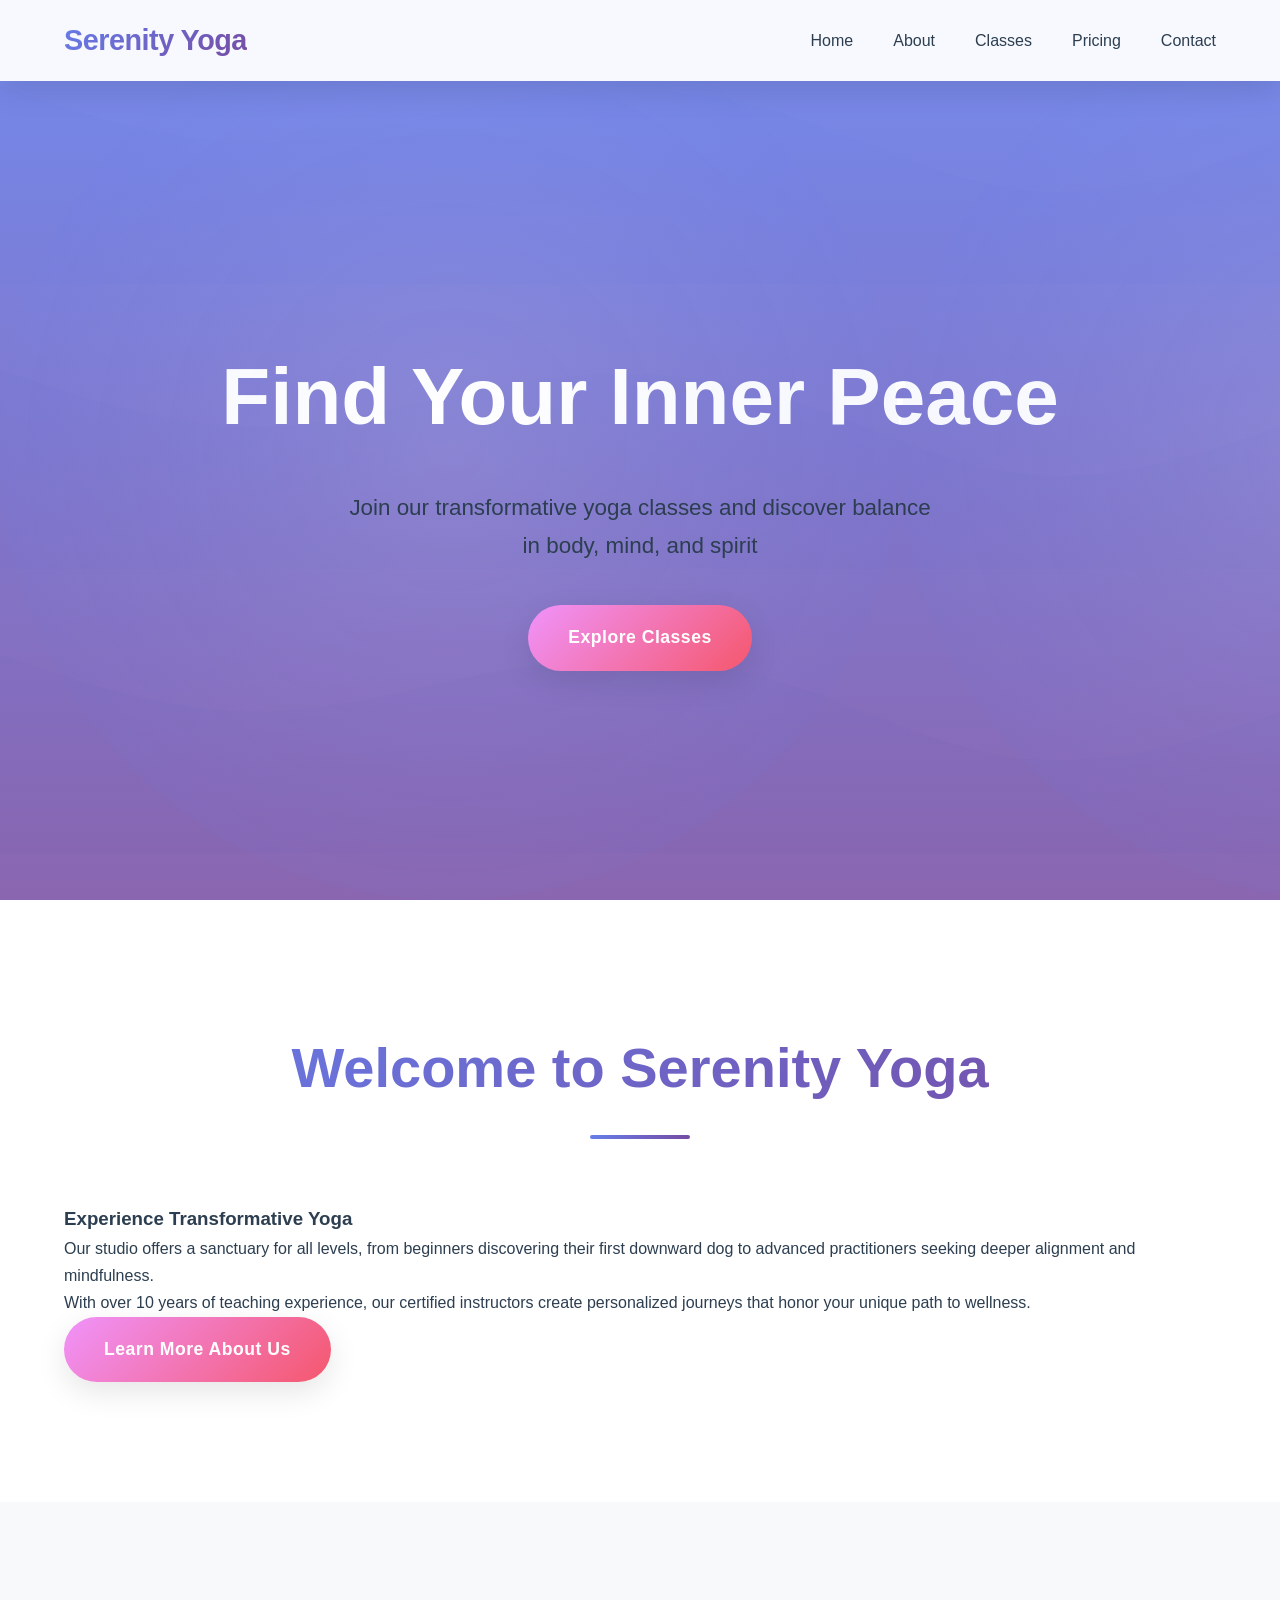
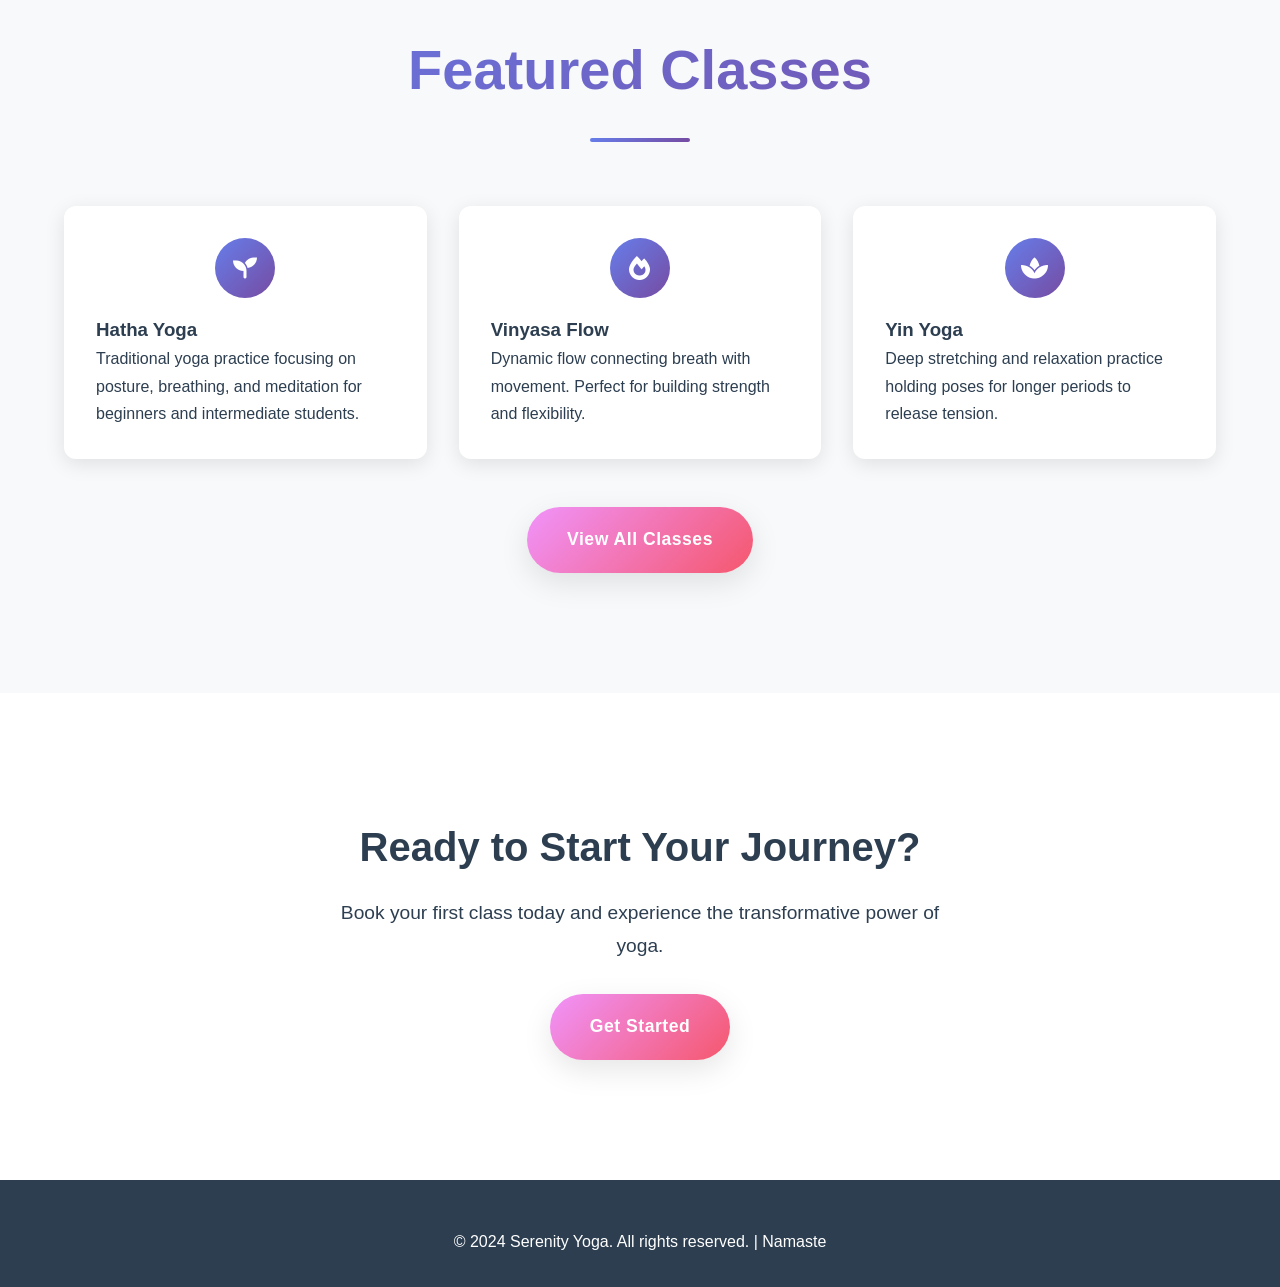
<file: index.html>
<!DOCTYPE html>
<html lang="en">

<head>
    <meta charset="UTF-8">
    <meta name="viewport" content="width=device-width, initial-scale=1.0">
    <title>Serenity Yoga - Find Your Inner Peace</title>
    <link rel="stylesheet" href="style.css">
    <link rel="stylesheet" href="https://cdnjs.cloudflare.com/ajax/libs/font-awesome/6.0.0/css/all.min.css">
</head>

<body>

    <header>
        <nav class="container">
            <a href="index.html" class="logo">Serenity Yoga</a>
            <ul class="nav-links">
                <li><a href="index.html">Home</a></li>
                <li><a href="about.html">About</a></li>
                <li><a href="classes.html">Classes</a></li>
                <li><a href="pricing.html">Pricing</a></li>
                <li><a href="contact.html">Contact</a></li>
            </ul>
        </nav>
    </header>

    <section class="hero">
        <div class="container">
            <div class="hero-content">
                <h1>Find Your Inner Peace</h1>
                <p>Join our transformative yoga classes and discover balance in body, mind, and spirit</p>
                <a href="classes.html" class="btn">Explore Classes</a>
            </div>
        </div>
    </section>


    <section class="section">
        <div class="container">
            <h2 class="section-title">Welcome to Serenity Yoga</h2>
            <div class="about-grid">
                <div class="about-text">
                    <h3>Experience Transformative Yoga</h3>
                    <p>Our studio offers a sanctuary for all levels, from beginners discovering their first downward dog
                        to advanced practitioners seeking deeper alignment and mindfulness.</p>
                    <p>With over 10 years of teaching experience, our certified instructors create personalized journeys
                        that honor your unique path to wellness.</p>
                    <a href="about.html" class="btn">Learn More About Us</a>
                </div>
            </div>
        </div>
    </section>


    <section class="section" style="background: #f8f9fa;">
        <div class="container">
            <h2 class="section-title">Featured Classes</h2>
            <div class="classes-grid">
                <div class="class-card">
                    <div class="class-icon"><i class="fas fa-seedling"></i></div>
                    <h3>Hatha Yoga</h3>
                    <p>Traditional yoga practice focusing on posture, breathing, and meditation for beginners and
                        intermediate students.</p>
                </div>
                <div class="class-card">
                    <div class="class-icon"><i class="fas fa-fire"></i></div>
                    <h3>Vinyasa Flow</h3>
                    <p>Dynamic flow connecting breath with movement. Perfect for building strength and flexibility.</p>
                </div>
                <div class="class-card">
                    <div class="class-icon"><i class="fas fa-spa"></i></div>
                    <h3>Yin Yoga</h3>
                    <p>Deep stretching and relaxation practice holding poses for longer periods to release tension.</p>
                </div>
            </div>
            <div style="text-align: center; margin-top: 3rem;">
                <a href="classes.html" class="btn">View All Classes</a>
            </div>
        </div>
    </section>


    <section class="section">
        <div class="container">
            <div style="text-align: center; max-width: 600px; margin: 0 auto;">
                <h2 style="font-size: 2.5rem; margin-bottom: 1rem;">Ready to Start Your Journey?</h2>
                <p style="font-size: 1.2rem; margin-bottom: 2rem;">Book your first class today and experience the
                    transformative power of yoga.</p>
                <a href="pricing.html" class="btn">Get Started</a>
            </div>
        </div>
    </section>


    <footer>
        <div class="container">
            <p>&copy; 2024 Serenity Yoga. All rights reserved. | Namaste</p>
        </div>
    </footer>
</body>

</html>
</file>
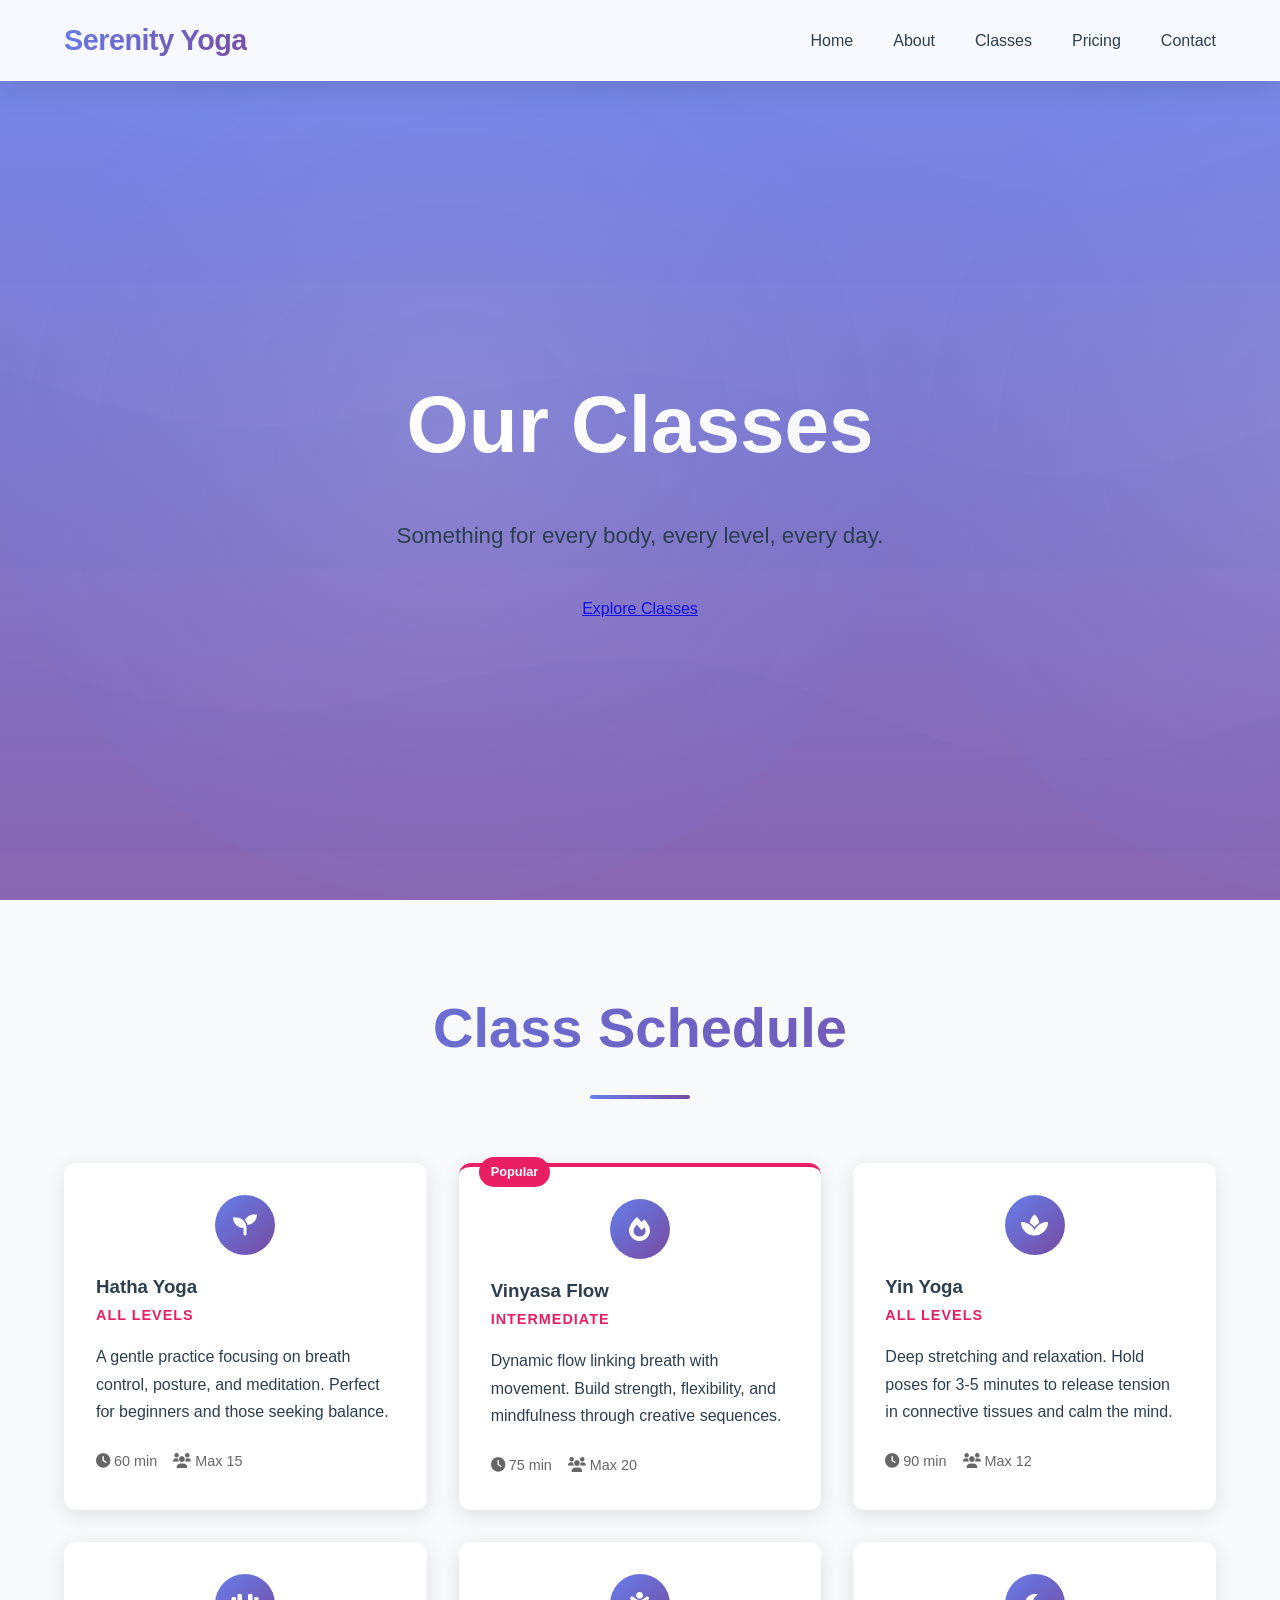
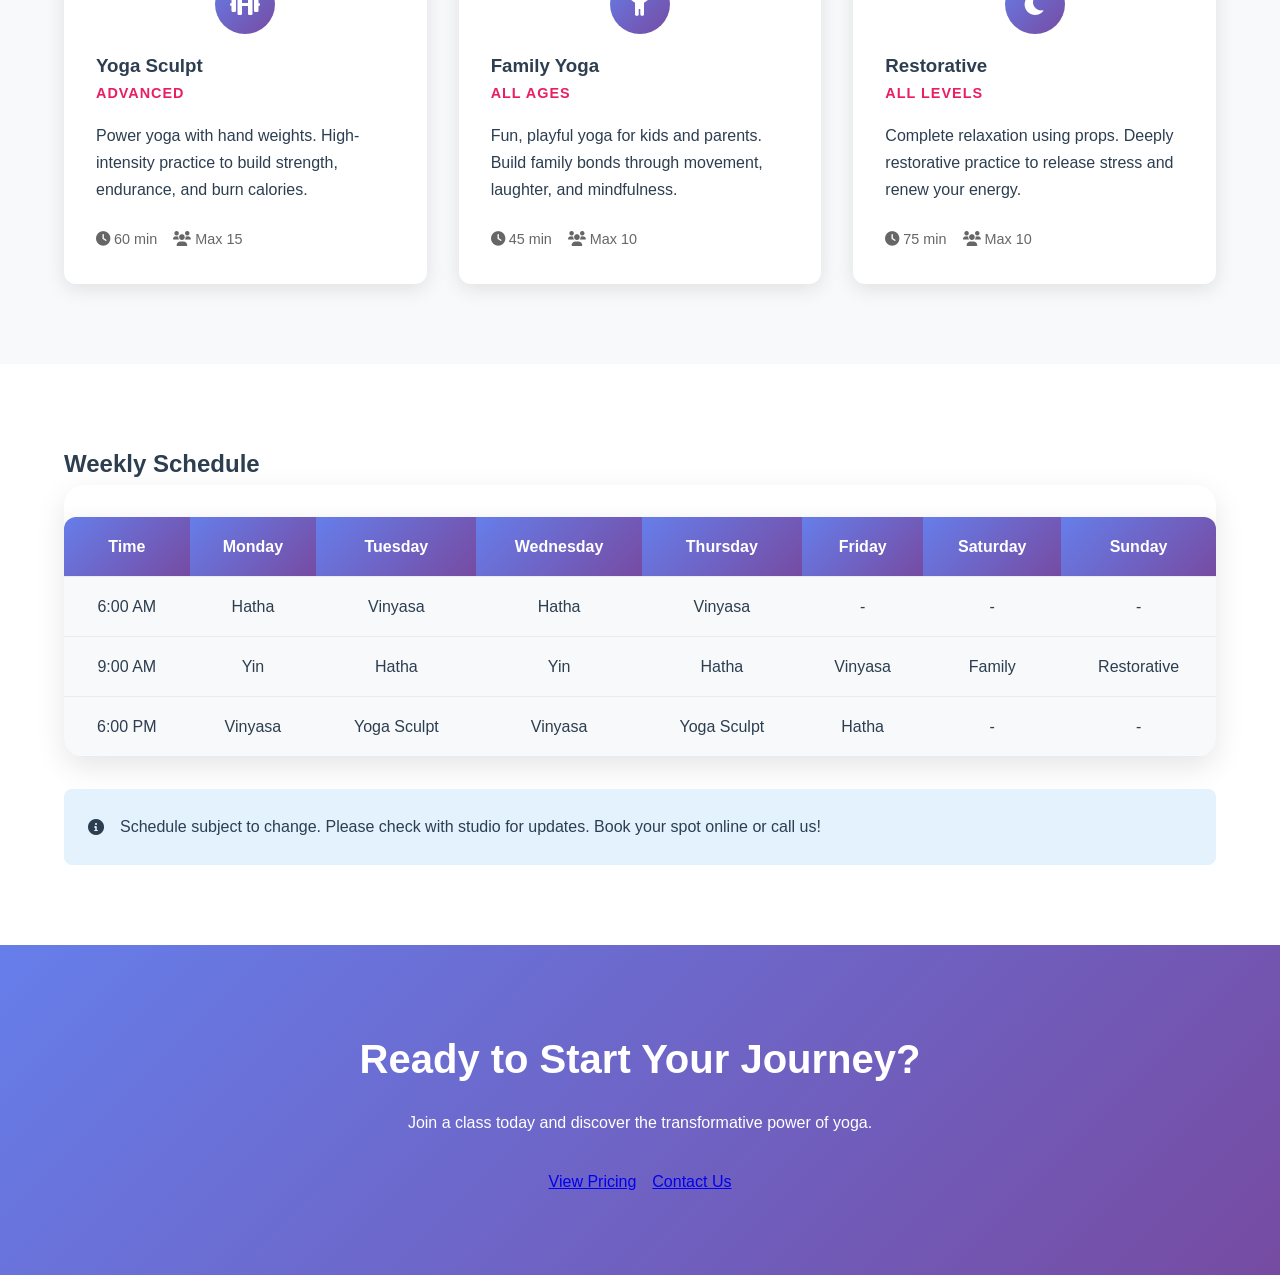
<file: classes.html>
<!DOCTYPE html>
<html lang="en">

<head>
    <meta charset="UTF-8">
    <meta name="viewport" content="width=device-width, initial-scale=1.0">
    <title>Classes - Serenity Yoga</title>
    <link rel="stylesheet" href="style.css">
    <link rel="stylesheet" href="https://cdnjs.cloudflare.com/ajax/libs/font-awesome/6.0.0/css/all.min.css">
</head>

<body>

    <header>
        <nav class="container">
            <a href="index.html" class="logo">Serenity Yoga</a>
            <ul class="nav-links">
                <li><a href="index.html">Home</a></li>
                <li><a href="about.html">About</a></li>
                <li><a href="classes.html">Classes</a></li>
                <li><a href="pricing.html">Pricing</a></li>
                <li><a href="contact.html">Contact</a></li>
            </ul>
        </nav>
    </header>

    <section class="hero" style="padding-top: 80px; height: 60vh;">
        <div class="container">
            <div class="hero-content">
                <h1>Our Classes</h1>
                <p>Something for every body, every level, every day.</p>
                <a href="#classes" class="cta-button">Explore Classes</a>
            </div>
        </div>
    </section>

    <section id="classes" class="classes-section">
        <div class="container">
            <h2 class="section-title">Class Schedule</h2>
            <div class="classes-grid">
                <div class="class-card">
                    <div class="class-icon">
                        <i class="fas fa-seedling"></i>
                    </div>
                    <h3>Hatha Yoga</h3>
                    <p class="class-level">All Levels</p>
                    <p>A gentle practice focusing on breath control, posture, and meditation. Perfect for beginners and
                        those seeking balance.</p>
                    <div class="class-details">
                        <span><i class="fas fa-clock"></i> 60 min</span>
                        <span><i class="fas fa-users"></i> Max 15</span>
                    </div>
                </div>

                <div class="class-card featured">
                    <div class="featured-badge">Popular</div>
                    <div class="class-icon">
                        <i class="fas fa-fire"></i>
                    </div>
                    <h3>Vinyasa Flow</h3>
                    <p class="class-level">Intermediate</p>
                    <p>Dynamic flow linking breath with movement. Build strength, flexibility, and mindfulness through
                        creative sequences.</p>
                    <div class="class-details">
                        <span><i class="fas fa-clock"></i> 75 min</span>
                        <span><i class="fas fa-users"></i> Max 20</span>
                    </div>
                </div>

                <div class="class-card">
                    <div class="class-icon">
                        <i class="fas fa-spa"></i>
                    </div>
                    <h3>Yin Yoga</h3>
                    <p class="class-level">All Levels</p>
                    <p>Deep stretching and relaxation. Hold poses for 3-5 minutes to release tension in connective
                        tissues and calm the mind.</p>
                    <div class="class-details">
                        <span><i class="fas fa-clock"></i> 90 min</span>
                        <span><i class="fas fa-users"></i> Max 12</span>
                    </div>
                </div>

                <div class="class-card">
                    <div class="class-icon">
                        <i class="fas fa-dumbbell"></i>
                    </div>
                    <h3>Yoga Sculpt</h3>
                    <p class="class-level">Advanced</p>
                    <p>Power yoga with hand weights. High-intensity practice to build strength, endurance, and burn
                        calories.</p>
                    <div class="class-details">
                        <span><i class="fas fa-clock"></i> 60 min</span>
                        <span><i class="fas fa-users"></i> Max 15</span>
                    </div>
                </div>

                <div class="class-card">
                    <div class="class-icon">
                        <i class="fas fa-child"></i>
                    </div>
                    <h3>Family Yoga</h3>
                    <p class="class-level">All Ages</p>
                    <p>Fun, playful yoga for kids and parents. Build family bonds through movement, laughter, and
                        mindfulness.</p>
                    <div class="class-details">
                        <span><i class="fas fa-clock"></i> 45 min</span>
                        <span><i class="fas fa-users"></i> Max 10</span>
                    </div>
                </div>

                <div class="class-card">
                    <div class="class-icon">
                        <i class="fas fa-moon"></i>
                    </div>
                    <h3>Restorative</h3>
                    <p class="class-level">All Levels</p>
                    <p>Complete relaxation using props. Deeply restorative practice to release stress and renew your
                        energy.</p>
                    <div class="class-details">
                        <span><i class="fas fa-clock"></i> 75 min</span>
                        <span><i class="fas fa-users"></i> Max 10</span>
                    </div>
                </div>
            </div>
        </div>
    </section>

    <section class="schedule-section">
        <div class="container">
            <h2>Weekly Schedule</h2>
            <div class="schedule-table">
                <table>
                    <thead>
                        <tr>
                            <th>Time</th>
                            <th>Monday</th>
                            <th>Tuesday</th>
                            <th>Wednesday</th>
                            <th>Thursday</th>
                            <th>Friday</th>
                            <th>Saturday</th>
                            <th>Sunday</th>
                        </tr>
                    </thead>
                    <tbody>
                        <tr>
                            <td>6:00 AM</td>
                            <td>Hatha</td>
                            <td>Vinyasa</td>
                            <td>Hatha</td>
                            <td>Vinyasa</td>
                            <td>-</td>
                            <td>-</td>
                            <td>-</td>
                        </tr>
                        <tr>
                            <td>9:00 AM</td>
                            <td>Yin</td>
                            <td>Hatha</td>
                            <td>Yin</td>
                            <td>Hatha</td>
                            <td>Vinyasa</td>
                            <td>Family</td>
                            <td>Restorative</td>
                        </tr>
                        <tr>
                            <td>6:00 PM</td>
                            <td>Vinyasa</td>
                            <td>Yoga Sculpt</td>
                            <td>Vinyasa</td>
                            <td>Yoga Sculpt</td>
                            <td>Hatha</td>
                            <td>-</td>
                            <td>-</td>
                        </tr>
                    </tbody>
                </table>
            </div>
            <div class="schedule-note">
                <i class="fas fa-info-circle"></i>
                <p>Schedule subject to change. Please check with studio for updates. Book your spot online or call us!
                </p>
            </div>
        </div>
    </section>

    <section class="cta-section">
        <div class="container">
            <div class="cta-content">
                <h2>Ready to Start Your Journey?</h2>
                <p>Join a class today and discover the transformative power of yoga.</p>
                <div class="cta-buttons">
                    <a href="pricing.html" class="cta-button primary">View Pricing</a>
                    <a href="contact.html" class="cta-button secondary">Contact Us</a>
                </div>
            </div>
        </div>
    </section>

    <!-- Footer would go here - assuming it's in style.css or separate file -->

    <script>
        // Smooth scrolling for anchor links
        document.querySelector('.cta-button').addEventListener('click', function (e) {
            e.preventDefault();
            document.querySelector('#classes').scrollIntoView({
                behavior: 'smooth'
            });
        });
    </script>

</body>

</html>
</file>
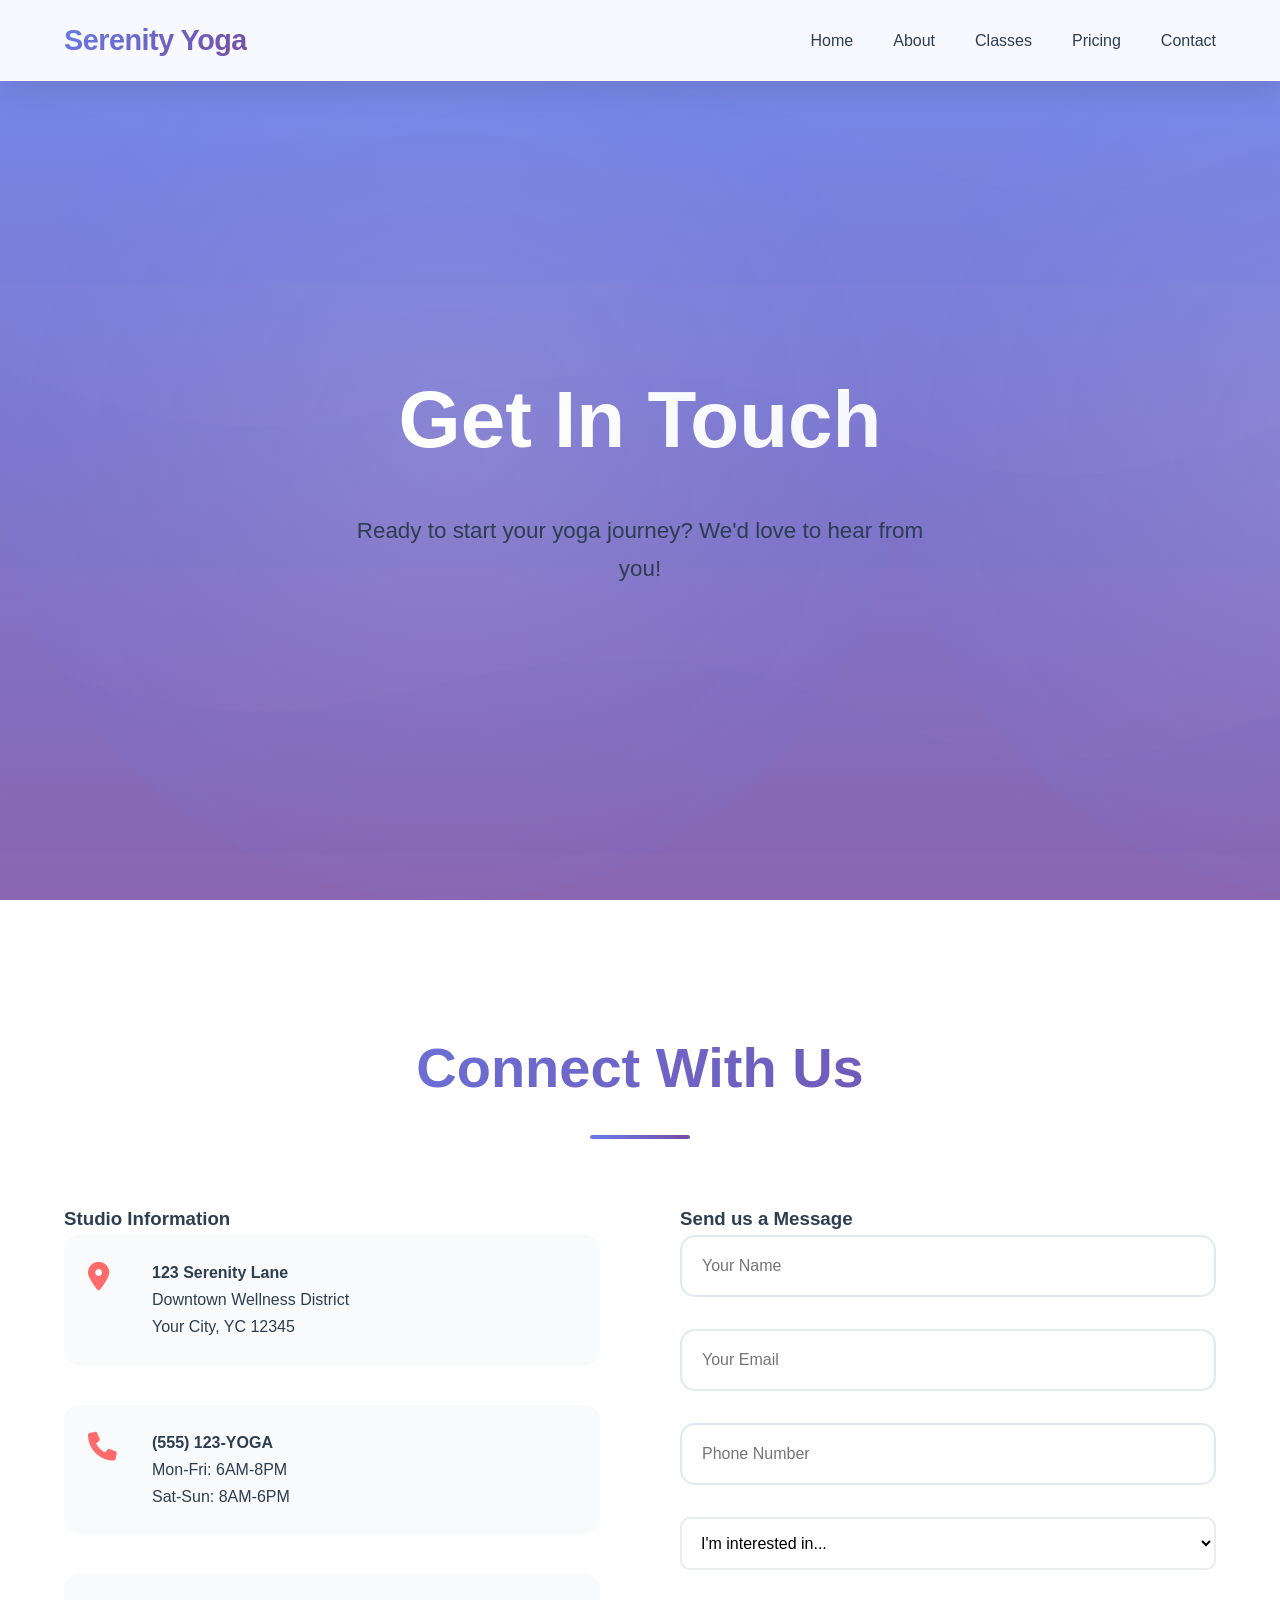
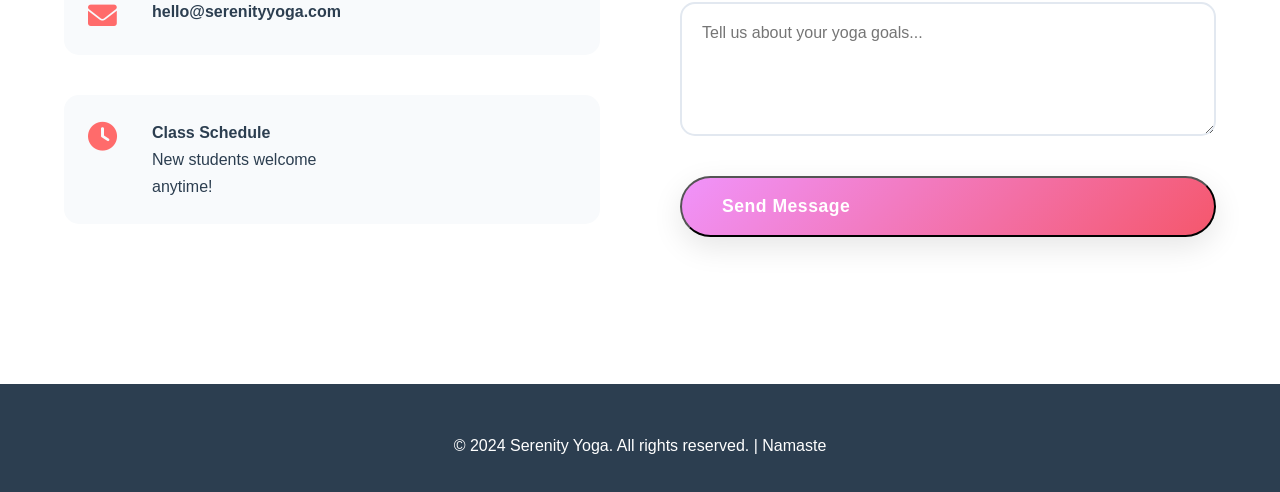
<file: contact.html>
<!DOCTYPE html>
<html lang="en">

<head>
    <meta charset="UTF-8">
    <meta name="viewport" content="width=device-width, initial-scale=1.0">
    <title>Contact - Serenity Yoga</title>
    <link rel="stylesheet" href="style.css">
    <link rel="stylesheet" href="https://cdnjs.cloudflare.com/ajax/libs/font-awesome/6.0.0/css/all.min.css">
</head>

<body>

    <header>
        <nav class="container">
            <a href="index.html" class="logo">Serenity Yoga</a>
            <ul class="nav-links">
                <li><a href="index.html">Home</a></li>
                <li><a href="about.html">About</a></li>
                <li><a href="classes.html">Classes</a></li>
                <li><a href="pricing.html">Pricing</a></li>
                <li><a href="contact.html">Contact</a></li>
            </ul>
        </nav>
    </header>

    <!-- Hero -->
    <section class="hero" style="padding-top: 80px; height: 60vh;">
        <div class="container">
            <div class="hero-content">
                <h1>Get In Touch</h1>
                <p>Ready to start your yoga journey? We'd love to hear from you!</p>
            </div>
        </div>
    </section>

    <!-- Contact Section -->
    <section class="section">
        <div class="container">
            <h2 class="section-title">Connect With Us</h2>
            <div class="contact-grid">
                <div class="contact-info">
                    <h3>Studio Information</h3>
                    <div class="contact-item">
                        <i class="fas fa-map-marker-alt"></i>
                        <div>
                            <strong>123 Serenity Lane</strong><br>
                            Downtown Wellness District<br>
                            Your City, YC 12345
                        </div>
                    </div>
                    <div class="contact-item">
                        <i class="fas fa-phone"></i>
                        <div>
                            <strong>(555) 123-YOGA</strong><br>
                            Mon-Fri: 6AM-8PM<br>
                            Sat-Sun: 8AM-6PM
                        </div>
                    </div>
                    <div class="contact-item">
                        <i class="fas fa-envelope"></i>
                        <div>
                            <strong>hello@serenityyoga.com</strong>
                        </div>
                    </div>
                    <div class="contact-item">
                        <i class="fas fa-clock"></i>
                        <div>
                            <strong>Class Schedule</strong><br>
                            New students welcome<br>
                            anytime!
                        </div>
                    </div>
                </div>

                <div class="contact-form">
                    <h3>Send us a Message</h3>
                    <form>
                        <div class="form-group">
                            <input type="text" placeholder="Your Name" required>
                        </div>
                        <div class="form-group">
                            <input type="email" placeholder="Your Email" required>
                        </div>
                        <div class="form-group">
                            <input type="tel" placeholder="Phone Number">
                        </div>
                        <div class="form-group">
                            <select
                                style="width: 100%; padding: 15px; border: 2px solid #e9ecef; border-radius: 10px; font-family: inherit;">
                                <option>I'm interested in...</option>
                                <option>Class Schedule</option>
                                <option>Membership</option>
                                <option>Private Sessions</option>
                                <option>General Inquiry</option>
                            </select>
                        </div>
                        <div class="form-group">
                            <textarea rows="5" placeholder="Tell us about your yoga goals..."></textarea>
                        </div>
                        <button type="submit" class="btn" style="width: 100%;">Send Message</button>
                    </form>
                </div>
            </div>
        </div>
    </section>


    <footer>
        <div class="container">
            <p>&copy; 2024 Serenity Yoga. All rights reserved. | Namaste</p>
        </div>
    </footer>
</body>

</html>
</file>
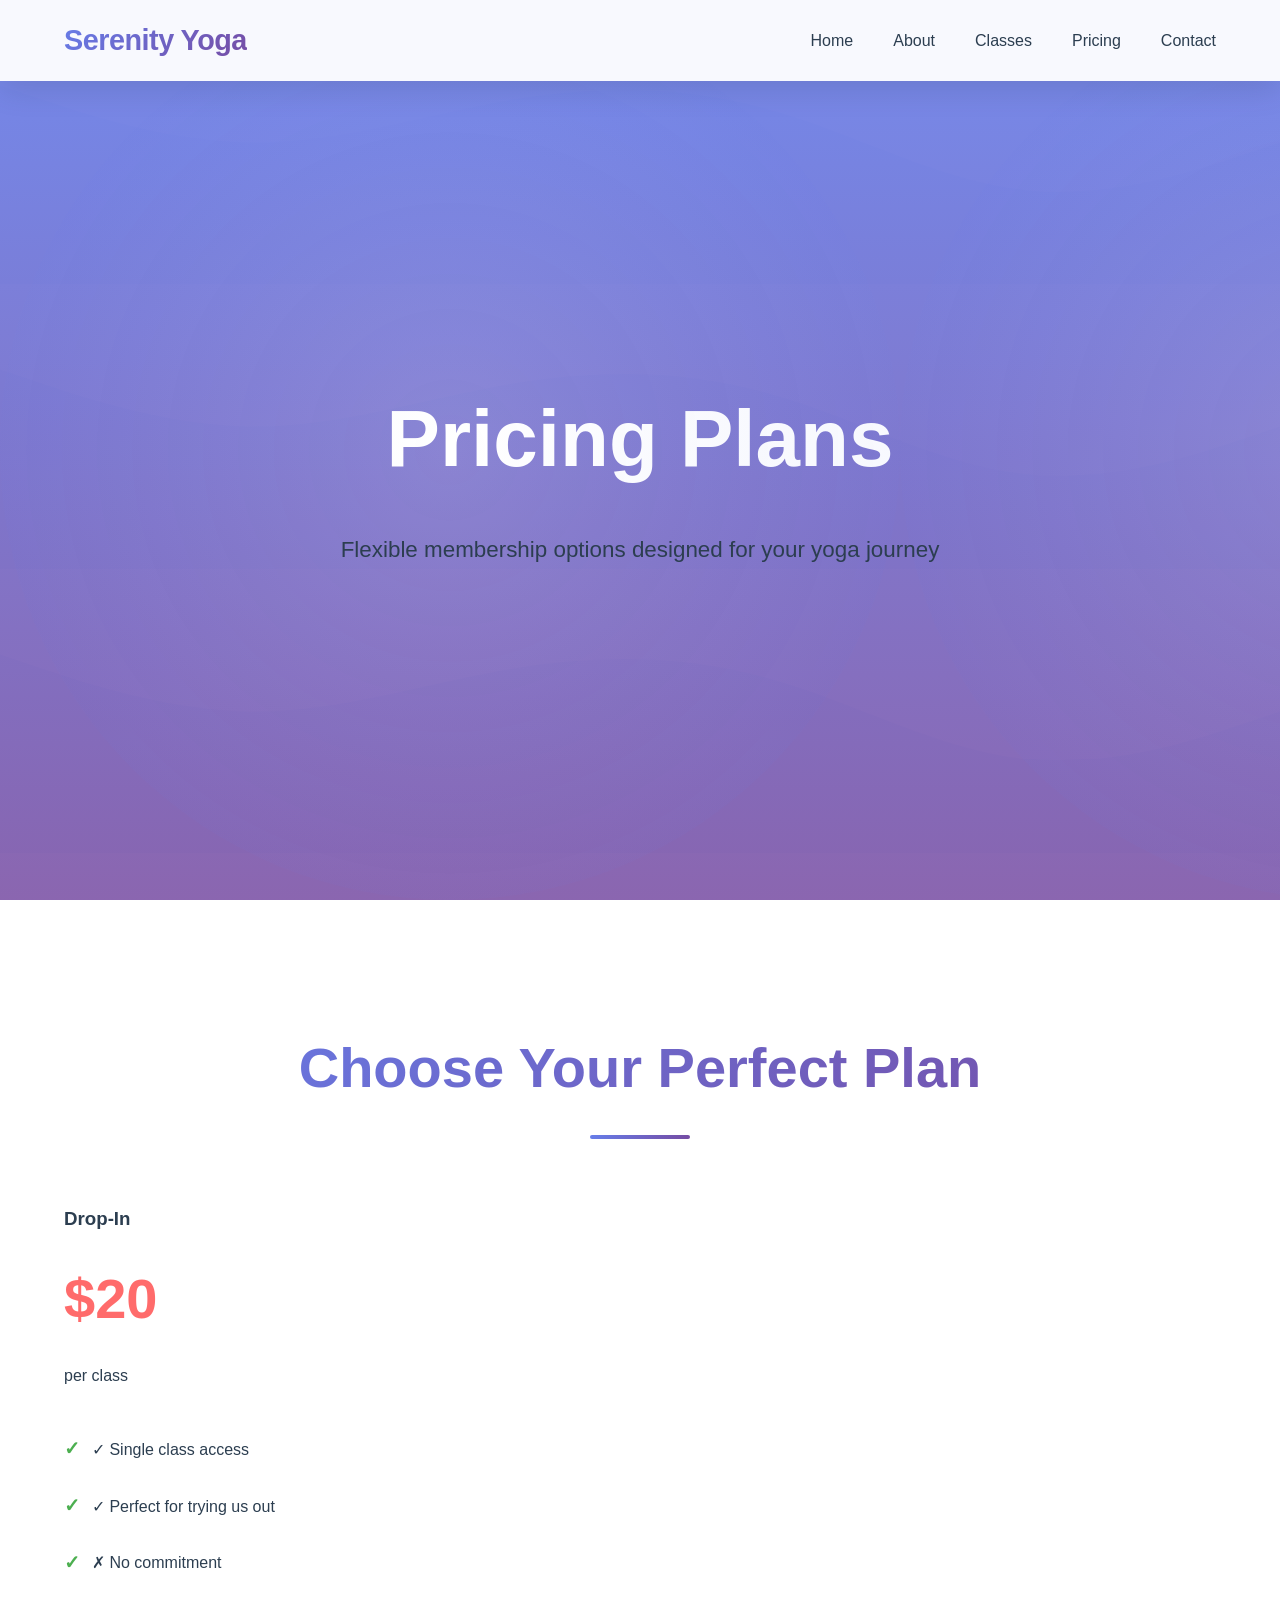
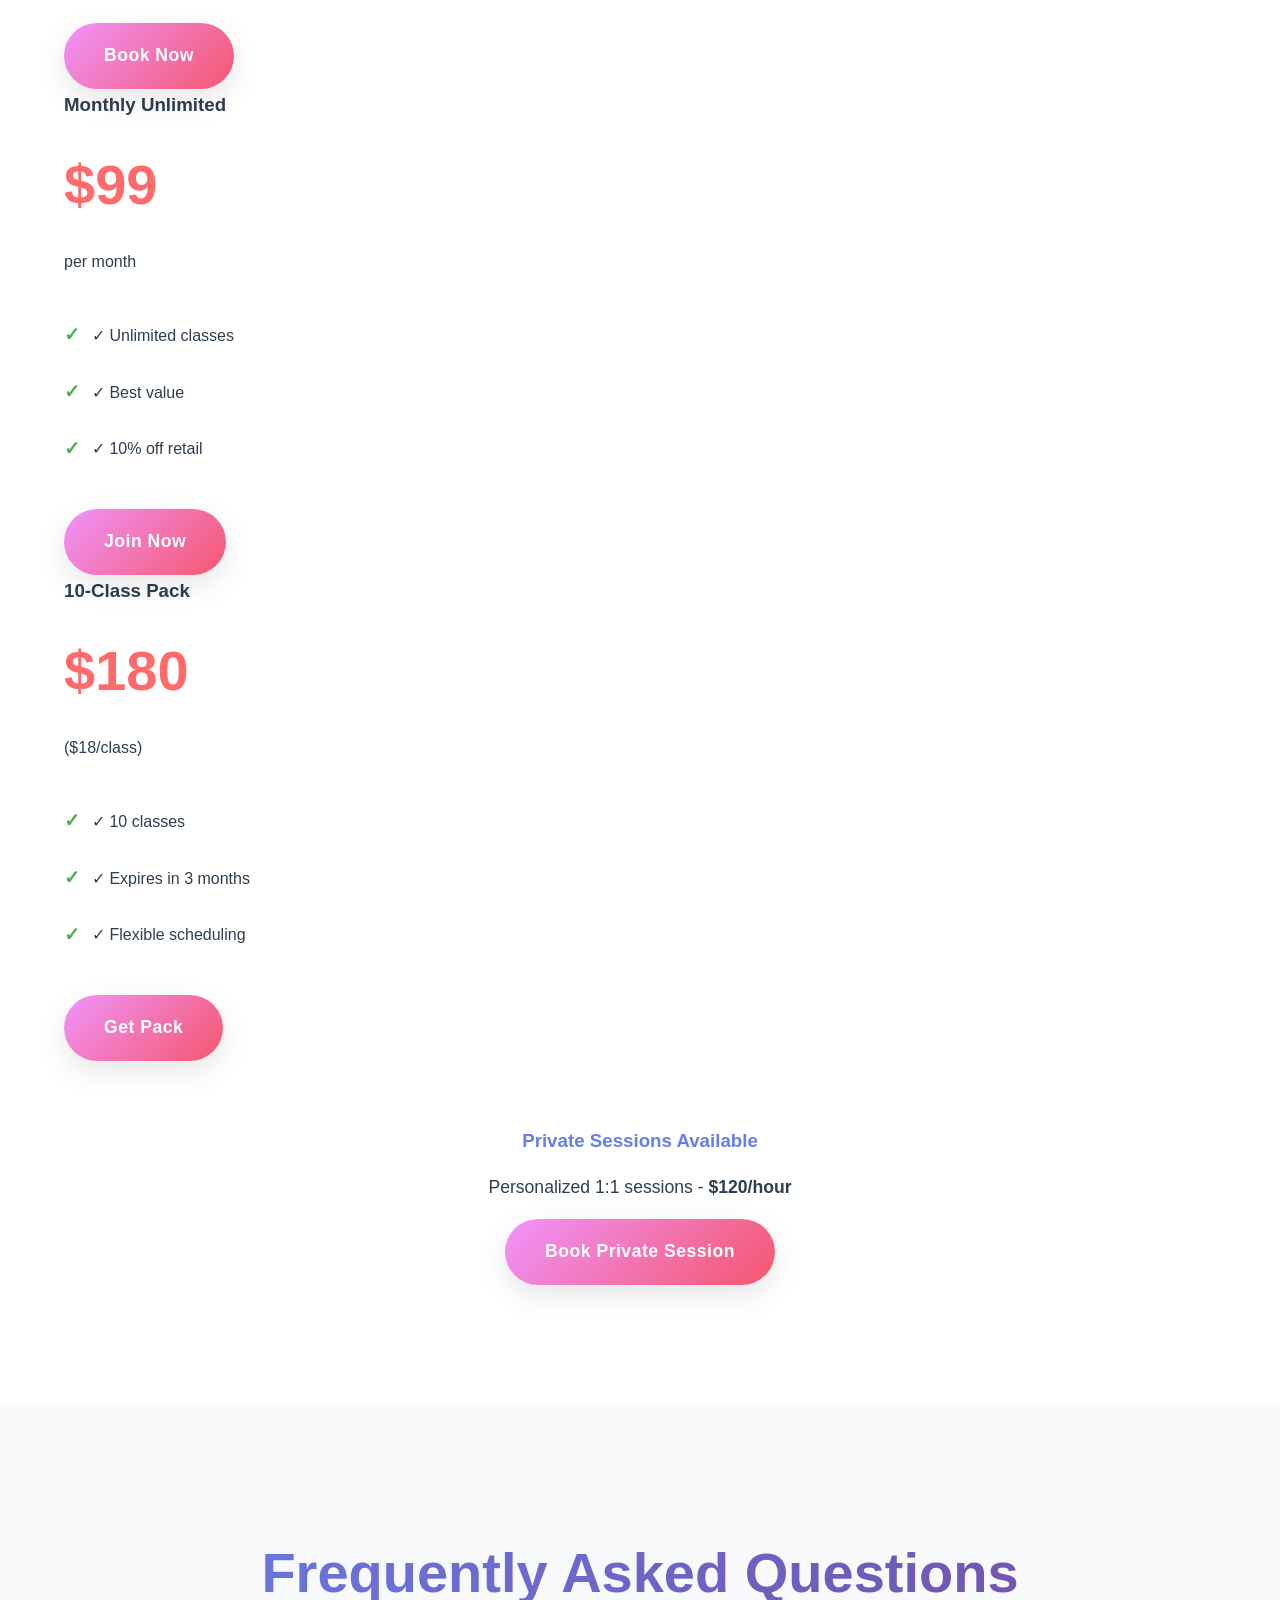
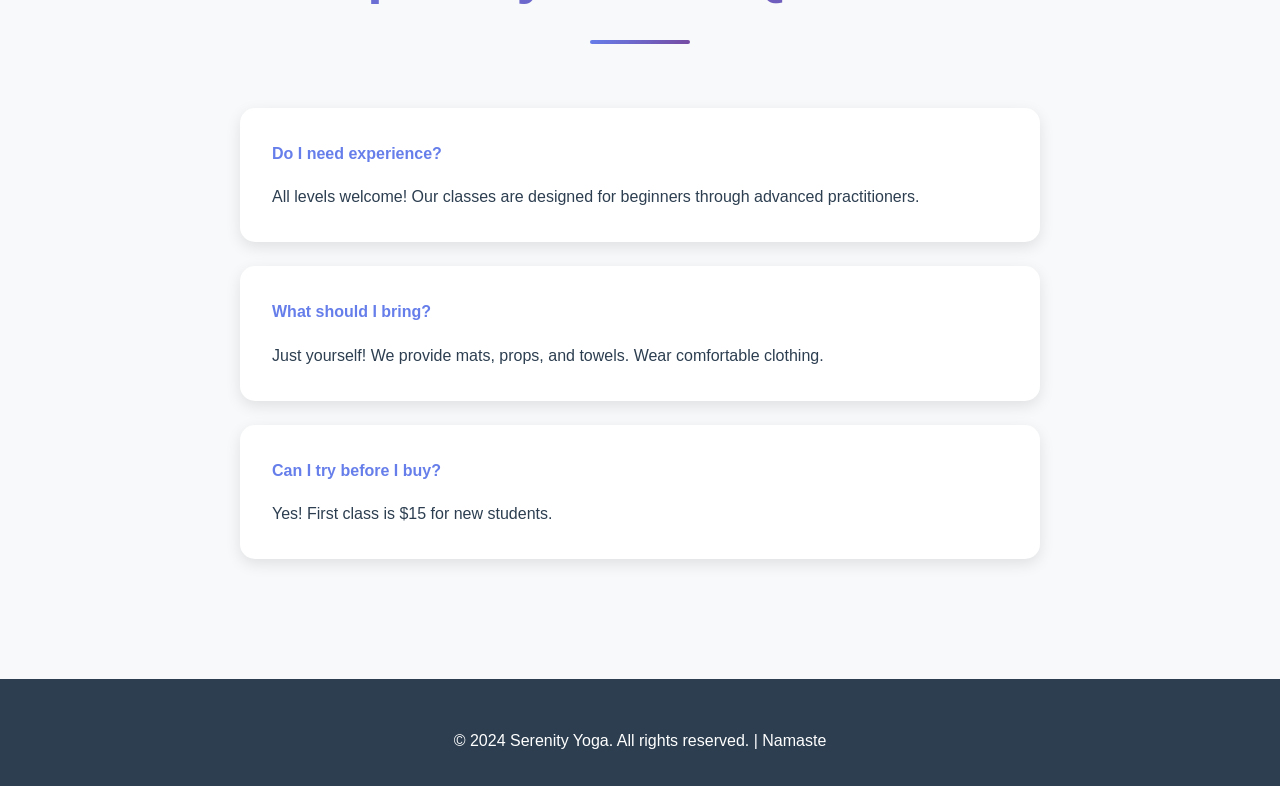
<file: pricing.html>
<!DOCTYPE html>
<html lang="en">

<head>
    <meta charset="UTF-8">
    <meta name="viewport" content="width=device-width, initial-scale=1.0">
    <title>Pricing - Serenity Yoga</title>
    <link rel="stylesheet" href="style.css">
    <link rel="stylesheet" href="https://cdnjs.cloudflare.com/ajax/libs/font-awesome/6.0.0/css/all.min.css">
</head>

<body>
    <!-- Header -->
    <header>
        <nav class="container">
            <a href="index.html" class="logo">Serenity Yoga</a>
            <ul class="nav-links">
                <li><a href="index.html">Home</a></li>
                <li><a href="about.html">About</a></li>
                <li><a href="classes.html">Classes</a></li>
                <li><a href="pricing.html">Pricing</a></li>
                <li><a href="contact.html">Contact</a></li>
            </ul>
        </nav>
    </header>

    <!-- Hero -->
    <section class="hero" style="padding-top: 80px; height: 60vh;">
        <div class="container">
            <div class="hero-content">
                <h1>Pricing Plans</h1>
                <p>Flexible membership options designed for your yoga journey</p>
            </div>
        </div>
    </section>

    <!-- Pricing Section -->
    <section class="section">
        <div class="container">
            <h2 class="section-title">Choose Your Perfect Plan</h2>
            <div class="pricing-grid">
                <div class="price-card">
                    <h3>Drop-In</h3>
                    <div class="price">$20</div>
                    <p>per class</p>
                    <ul style="text-align: left; margin: 2rem 0;">
                        <li>✓ Single class access</li>
                        <li>✓ Perfect for trying us out</li>
                        <li>✗ No commitment</li>
                    </ul>
                    <a href="contact.html" class="btn">Book Now</a>
                </div>

                <div class="price-card featured">
                    <h3>Monthly Unlimited</h3>
                    <div class="price">$99</div>
                    <p>per month</p>
                    <ul style="text-align: left; margin: 2rem 0;">
                        <li>✓ Unlimited classes</li>
                        <li>✓ Best value</li>
                        <li>✓ 10% off retail</li>
                    </ul>
                    <a href="contact.html" class="btn">Join Now</a>
                </div>

                <div class="price-card">
                    <h3>10-Class Pack</h3>
                    <div class="price">$180</div>
                    <p>($18/class)</p>
                    <ul style="text-align: left; margin: 2rem 0;">
                        <li>✓ 10 classes</li>
                        <li>✓ Expires in 3 months</li>
                        <li>✓ Flexible scheduling</li>
                    </ul>
                    <a href="contact.html" class="btn">Get Pack</a>
                </div>
            </div>

            <div style="text-align: center; margin-top: 4rem;">
                <h3 style="color: #667eea; margin-bottom: 1rem;">Private Sessions Available</h3>
                <p style="font-size: 1.1rem;">Personalized 1:1 sessions - <strong>$120/hour</strong></p>
                <a href="contact.html" class="btn" style="margin-top: 1rem;">Book Private Session</a>
            </div>
        </div>
    </section>

    <!-- FAQ -->
    <section class="section" style="background: #f8f9fa;">
        <div class="container">
            <h2 class="section-title">Frequently Asked Questions</h2>
            <div style="max-width: 800px; margin: 0 auto;">
                <div
                    style="background: white; padding: 2rem; border-radius: 15px; margin-bottom: 1.5rem; box-shadow: 0 5px 15px rgba(0,0,0,0.1);">
                    <h4 style="color: #667eea; margin-bottom: 1rem;">Do I need experience?</h4>
                    <p>All levels welcome! Our classes are designed for beginners through advanced practitioners.</p>
                </div>
                <div
                    style="background: white; padding: 2rem; border-radius: 15px; margin-bottom: 1.5rem; box-shadow: 0 5px 15px rgba(0,0,0,0.1);">
                    <h4 style="color: #667eea; margin-bottom: 1rem;">What should I bring?</h4>
                    <p>Just yourself! We provide mats, props, and towels. Wear comfortable clothing.</p>
                </div>
                <div
                    style="background: white; padding: 2rem; border-radius: 15px; box-shadow: 0 5px 15px rgba(0,0,0,0.1);">
                    <h4 style="color: #667eea; margin-bottom: 1rem;">Can I try before I buy?</h4>
                    <p>Yes! First class is $15 for new students.</p>
                </div>
            </div>
        </div>
    </section>

    <footer>
        <div class="container">
            <p>&copy; 2024 Serenity Yoga. All rights reserved. | Namaste</p>
        </div>
    </footer>
</body>

</html>
</file>
<file: style.css>
* {
    margin: 0;
    padding: 0;
    box-sizing: border-box;
}

:root {
    --primary-gradient: linear-gradient(135deg, #667eea 0%, #764ba2 100%);
    --secondary-gradient: linear-gradient(135deg, #f093fb 0%, #f5576c 100%);
    --accent-color: #ff6b6b;
    --accent-hover: #ff5252;
    --text-dark: #2c3e50;
    --text-light: #7f8c8d;
    --white: #ffffff;
    --bg-light: #f8fafc;
    --shadow-light: 0 10px 30px rgba(0, 0, 0, 0.1);
    --shadow-hover: 0 20px 40px rgba(0, 0, 0, 0.15);
    --border-radius: 20px;
    --transition: all 0.4s cubic-bezier(0.175, 0.885, 0.32, 1.275);
}

html {
    scroll-behavior: smooth;
}

body {
    font-family: 'Inter', -apple-system, BlinkMacSystemFont, 'Segoe UI', Roboto, sans-serif;
    line-height: 1.7;
    color: var(--text-dark);
    overflow-x: hidden;
}

.container {
    max-width: 1200px;
    margin: 0 auto;
    padding: 0 24px;
}

header {
    background: rgba(255, 255, 255, 0.95);
    backdrop-filter: blur(20px);
    color: var(--text-dark);
    padding: 1rem 0;
    position: fixed;
    width: 100%;
    top: 0;
    z-index: 1000;
    box-shadow: var(--shadow-light);
    transition: var(--transition);
}

header.scrolled {
    background: rgba(255, 255, 255, 0.98);
    box-shadow: 0 5px 20px rgba(0, 0, 0, 0.1);
}

nav {
    display: flex;
    justify-content: space-between;
    align-items: center;
}

.logo {
    font-size: 1.8rem;
    font-weight: 800;
    background: var(--primary-gradient);
    -webkit-background-clip: text;
    -webkit-text-fill-color: transparent;
    background-clip: text;
    text-decoration: none;
    letter-spacing: -0.5px;
}

.nav-links {
    display: flex;
    list-style: none;
    gap: 2.5rem;
}

.nav-links a {
    color: var(--text-dark);
    text-decoration: none;
    font-weight: 500;
    position: relative;
    padding: 0.5rem 0;
    transition: var(--transition);
}

.nav-links a::after {
    content: '';
    position: absolute;
    bottom: 0;
    left: 0;
    width: 0;
    height: 2px;
    background: var(--primary-gradient);
    transition: var(--transition);
}

.nav-links a:hover::after {
    width: 100%;
}

.nav-links a:hover {
    color: #667eea;
}

.hamburger {
    display: none;
    flex-direction: column;
    cursor: pointer;
    gap: 4px;
}

.hamburger span {
    width: 25px;
    height: 3px;
    background: var(--text-dark);
    transition: var(--transition);
}

.hero {
    min-height: 100vh;
    display: flex;
    align-items: center;
    text-align: center;
    background:
        linear-gradient(rgba(102, 126, 234, 0.9), rgba(118, 75, 162, 0.85)),
        url('data:image/svg+xml,<svg xmlns="http://www.w3.org/2000/svg" viewBox="0 0 1440 320"><path fill="%23e8f4fd" fill-opacity="0.8" d="M0,96L48,112C96,128,192,160,288,160C384,160,480,128,576,112C672,96,768,96,864,122.7C960,149,1056,203,1152,213.3C1248,224,1344,192,1392,176L1440,160L1440,320L1392,320C1344,320,1248,320,1152,320C1056,320,960,320,864,320C768,320,672,320,576,320C480,320,384,320,288,320C192,320,96,320,48,320L0,320Z"></path></svg>');
    padding-top: 100px;
    position: relative;
    overflow: hidden;
}

.hero::before {
    content: '';
    position: absolute;
    top: 0;
    left: 0;
    right: 0;
    bottom: 0;
    background: url('data:image/svg+xml,<svg xmlns="http://www.w3.org/2000/svg" viewBox="0 0 100 100"><defs><radialGradient id="a" cx="50%" cy="50%" r="50%"><stop offset="0%" stop-color="%23ffffff" stop-opacity="0.1"/><stop offset="100%" stop-color="%23667eea" stop-opacity="0.05"/></radialGradient></defs><circle cx="50" cy="50" r="50" fill="url(%23a)"/></svg>') repeat;
    animation: float 20s ease-in-out infinite;
}

@keyframes float {

    0%,
    100% {
        transform: translateY(0px) rotate(0deg);
    }

    50% {
        transform: translateY(-20px) rotate(180deg);
    }
}

.hero-content h1 {
    font-size: clamp(3rem, 8vw, 5rem);
    font-weight: 800;
    margin-bottom: 1.5rem;
    background: var(--white);
    -webkit-background-clip: text;
    -webkit-text-fill-color: transparent;
    background-clip: text;
    animation: heroSlideIn 1.2s ease-out;
}

.hero-content p {
    font-size: 1.4rem;
    max-width: 600px;
    margin: 0 auto 2.5rem;
    opacity: 0.95;
    animation: heroSlideIn 1.2s ease-out 0.2s both;
}

.btn {
    display: inline-flex;
    align-items: center;
    gap: 12px;
    background: var(--secondary-gradient);
    color: white;
    padding: 18px 40px;
    text-decoration: none;
    border-radius: 50px;
    font-weight: 700;
    font-size: 1.1rem;
    letter-spacing: 0.5px;
    box-shadow: var(--shadow-light);
    transition: var(--transition);
    position: relative;
    overflow: hidden;
    animation: heroSlideIn 1.2s ease-out 0.4s both;
}

.btn::before {
    content: '';
    position: absolute;
    top: 0;
    left: -100%;
    width: 100%;
    height: 100%;
    background: linear-gradient(90deg, transparent, rgba(255, 255, 255, 0.3), transparent);
    transition: var(--transition);
}

.btn:hover::before {
    left: 100%;
}

.btn:hover {
    transform: translateY(-4px);
    box-shadow: var(--shadow-hover);
}

.hero-mini {
    min-height: 60vh;
    padding-top: 120px;
}

.section {
    padding: 120px 0;
}

.section-title {
    text-align: center;
    font-size: clamp(2.5rem, 5vw, 3.5rem);
    font-weight: 800;
    margin-bottom: 4rem;
    background: var(--primary-gradient);
    -webkit-background-clip: text;
    -webkit-text-fill-color: transparent;
    background-clip: text;
    position: relative;
}

.section-title::after {
    content: '';
    display: block;
    width: 100px;
    height: 4px;
    background: var(--primary-gradient);
    margin: 20px auto;
    border-radius: 2px;
}

.section-alt {
    background: linear-gradient(135deg, var(--bg-light) 0%, #e8f4fd 100%);
}

.grid-2 {
    display: grid;
    grid-template-columns: 1fr 1fr;
    gap: 5rem;
    align-items: center;
}

.grid-3 {
    display: grid;
    grid-template-columns: repeat(auto-fit, minmax(350px, 1fr));
    gap: 2.5rem;
}

.card {
    background: white;
    padding: 3rem 2.5rem;
    border-radius: var(--border-radius);
    box-shadow: var(--shadow-light);
    transition: var(--transition);
    position: relative;
    overflow: hidden;
}

.card::before {
    content: '';
    position: absolute;
    top: 0;
    left: 0;
    right: 0;
    height: 4px;
    background: var(--primary-gradient);
    transform: scaleX(0);
    transition: var(--transition);
}

.card:hover {
    transform: translateY(-12px);
    box-shadow: var(--shadow-hover);
}

.card:hover::before {
    transform: scaleX(1);
}

.card.featured {
    background: var(--primary-gradient);
    color: white;
    transform: scale(1.05);
}

.card.featured .btn {
    background: white;
    color: #667eea;
}

.icon {
    font-size: 3.5rem;
    margin-bottom: 1.5rem;
    display: block;
}

.icon-primary {
    color: #667eea;
}

.icon-secondary {
    color: var(--accent-color);
}

.icon-success {
    color: #4caf50;
}

.stats {
    display: flex;
    gap: 4rem;
    justify-content: center;
    margin: 4rem 0;
}

.stat {
    text-align: center;
}

.stat-number {
    font-size: 3.5rem;
    font-weight: 800;
    background: var(--primary-gradient);
    -webkit-background-clip: text;
    -webkit-text-fill-color: transparent;
    background-clip: text;
    display: block;
}

.price {
    font-size: 3.5rem;
    font-weight: 800;
    color: var(--accent-color);
    margin: 1rem 0;
}

.price-card ul {
    list-style: none;
    text-align: left;
    margin: 2rem 0;
}

.price-card li {
    padding: 0.75rem 0;
    display: flex;
    align-items: center;
    gap: 12px;
}

.price-card li::before {
    content: '✓';
    color: #4caf50;
    font-weight: bold;
    font-size: 1.2rem;
}

.contact-grid {
    display: grid;
    grid-template-columns: 1fr 1fr;
    gap: 5rem;
}

.form-group {
    margin-bottom: 2rem;
}

.form-group input,
.form-group textarea,
.form-group select {
    width: 100%;
    padding: 20px;
    border: 2px solid #e2e8f0;
    border-radius: 15px;
    font-family: inherit;
    font-size: 1rem;
    transition: var(--transition);
    background: white;
}

.form-group input:focus,
.form-group textarea:focus,
.form-group select:focus {
    outline: none;
    border-color: #667eea;
    box-shadow: 0 0 0 4px rgba(102, 126, 234, 0.1);
    transform: translateY(-2px);
}

.contact-item {
    display: flex;
    align-items: flex-start;
    gap: 1.5rem;
    margin-bottom: 2.5rem;
    padding: 1.5rem;
    background: var(--bg-light);
    border-radius: 15px;
    transition: var(--transition);
}

.contact-item:hover {
    transform: translateX(8px);
    box-shadow: var(--shadow-light);
}

.contact-item i {
    font-size: 1.8rem;
    color: var(--accent-color);
    margin-top: 4px;
    width: 40px;
}

.schedule-table {
    width: 100%;
    background: white;
    border-radius: var(--border-radius);
    overflow: hidden;
    box-shadow: var(--shadow-light);
    border-collapse: collapse;
}

.schedule-table th {
    background: var(--primary-gradient);
    color: white;
    padding: 1.5rem;
    text-align: left;
    font-weight: 600;
}

.schedule-table td {
    padding: 1.5rem;
    border-bottom: 1px solid #f1f5f9;
}

.schedule-table tr:hover td {
    background: #f8fafc;
}

footer {
    background: var(--text-dark);
    color: white;
    text-align: center;
    padding: 3rem 0 2rem;
    position: relative;
}

.footer-content {
    display: flex;
    justify-content: space-between;
    align-items: center;
    margin-bottom: 2rem;
    flex-wrap: wrap;
    gap: 2rem;
}

.social-links {
    display: flex;
    gap: 1.5rem;
}

.social-links a {
    width: 50px;
    height: 50px;
    background: rgba(255, 255, 255, 0.1);
    border-radius: 50%;
    display: flex;
    align-items: center;
    justify-content: center;
    color: white;
    text-decoration: none;
    transition: var(--transition);
}

.social-links a:hover {
    background: var(--accent-color);
    transform: translateY(-4px);
}

@keyframes heroSlideIn {
    from {
        opacity: 0;
        transform: translateY(50px);
    }

    to {
        opacity: 1;
        transform: translateY(0);
    }
}

@keyframes fadeInUp {
    from {
        opacity: 0;
        transform: translateY(30px);
    }

    to {
        opacity: 1;
        transform: translateY(0);
    }
}

.fade-in {
    opacity: 0;
    transform: translateY(30px);
    transition: var(--transition);
}

.fade-in.visible {
    opacity: 1;
    transform: translateY(0);
}

.scroll-animate {
    opacity: 0;
    animation: scrollFade 0.8s ease-out forwards;
}

@keyframes scrollFade {
    from {
        opacity: 0;
        transform: translateY(50px);
    }

    to {
        opacity: 1;
        transform: translateY(0);
    }
}

@media (max-width: 1024px) {

    .grid-2,
    .contact-grid {
        grid-template-columns: 1fr;
        gap: 3rem;
    }
}

@media (max-width: 768px) {
    .hamburger {
        display: flex;
    }

    .nav-links {
        display: none;
    }

    .section {
        padding: 80px 0;
    }

    .stats {
        gap: 2rem;
    }

    .schedule-table {
        font-size: 0.9rem;
    }

    .schedule-table th,
    .schedule-table td {
        padding: 1rem 0.75rem;
    }
}

@media (max-width: 480px) {
    .container {
        padding: 0 16px;
    }

    .btn {
        padding: 16px 32px;
        font-size: 1rem;
    }
}

::-webkit-scrollbar {
    width: 8px;
}

::-webkit-scrollbar-track {
    background: #f1f5f9;
}

::-webkit-scrollbar-thumb {
    background: var(--primary-gradient);
    border-radius: 4px;
}

::-webkit-scrollbar-thumb:hover {
    background: var(--secondary-gradient);
}

/* Classes Section */
.classes-section {
    padding: 80px 0;
    background: #f8f9fa;
}

.classes-grid {
    display: grid;
    grid-template-columns: repeat(auto-fit, minmax(350px, 1fr));
    gap: 2rem;
    margin-top: 3rem;
}

.class-card {
    background: white;
    padding: 2rem;
    border-radius: 12px;
    box-shadow: 0 5px 20px rgba(0, 0, 0, 0.1);
    position: relative;
    transition: transform 0.3s ease, box-shadow 0.3s ease;
}

.class-card:hover {
    transform: translateY(-5px);
    box-shadow: 0 15px 40px rgba(0, 0, 0, 0.15);
}

.class-card.featured {
    border-top: 4px solid #e91e63;
}

.featured-badge {
    position: absolute;
    top: -10px;
    left: 20px;
    background: #e91e63;
    color: white;
    padding: 0.25rem 0.75rem;
    border-radius: 20px;
    font-size: 0.8rem;
    font-weight: 600;
}

.class-icon {
    width: 60px;
    height: 60px;
    background: linear-gradient(135deg, #667eea 0%, #764ba2 100%);
    border-radius: 50%;
    display: flex;
    align-items: center;
    justify-content: center;
    margin: 0 auto 1rem;
}

.class-icon i {
    font-size: 1.5rem;
    color: white;
}

.class-level {
    color: #e91e63;
    font-weight: 600;
    margin-bottom: 1rem;
    text-transform: uppercase;
    font-size: 0.9rem;
    letter-spacing: 1px;
}

.class-details {
    display: flex;
    gap: 1rem;
    margin-top: 1.5rem;
    font-size: 0.9rem;
    color: #666;
}

.schedule-section {
    padding: 80px 0;
    background: white;
}

.schedule-table table {
    width: 100%;
    border-collapse: collapse;
    margin-top: 2rem;
    background: #f8f9fa;
    border-radius: 12px;
    overflow: hidden;
    box-shadow: 0 5px 20px rgba(0, 0, 0, 0.1);
}

.schedule-table th,
.schedule-table td {
    padding: 1rem;
    text-align: center;
    border-bottom: 1px solid #e9ecef;
}

.schedule-table th {
    background: linear-gradient(135deg, #667eea 0%, #764ba2 100%);
    color: white;
    font-weight: 600;
}

.schedule-table td {
    font-weight: 500;
}

.schedule-note {
    background: #e3f2fd;
    padding: 1.5rem;
    border-radius: 8px;
    margin-top: 2rem;
    display: flex;
    align-items: center;
    gap: 1rem;
}

.cta-section {
    padding: 80px 0;
    background: linear-gradient(135deg, #667eea 0%, #764ba2 100%);
    color: white;
    text-align: center;
}

.cta-content h2 {
    font-size: 2.5rem;
    margin-bottom: 1rem;
}

.cta-buttons {
    display: flex;
    gap: 1rem;
    justify-content: center;
    flex-wrap: wrap;
    margin-top: 2rem;
}

@media (max-width: 768px) {
    .classes-grid {
        grid-template-columns: 1fr;
    }

    .cta-buttons {
        flex-direction: column;
        align-items: center;
    }

    .schedule-table {
        font-size: 0.9rem;
    }

    .schedule-table th,
    .schedule-table td {
        padding: 0.75rem 0.5rem;
    }
}
</file>
